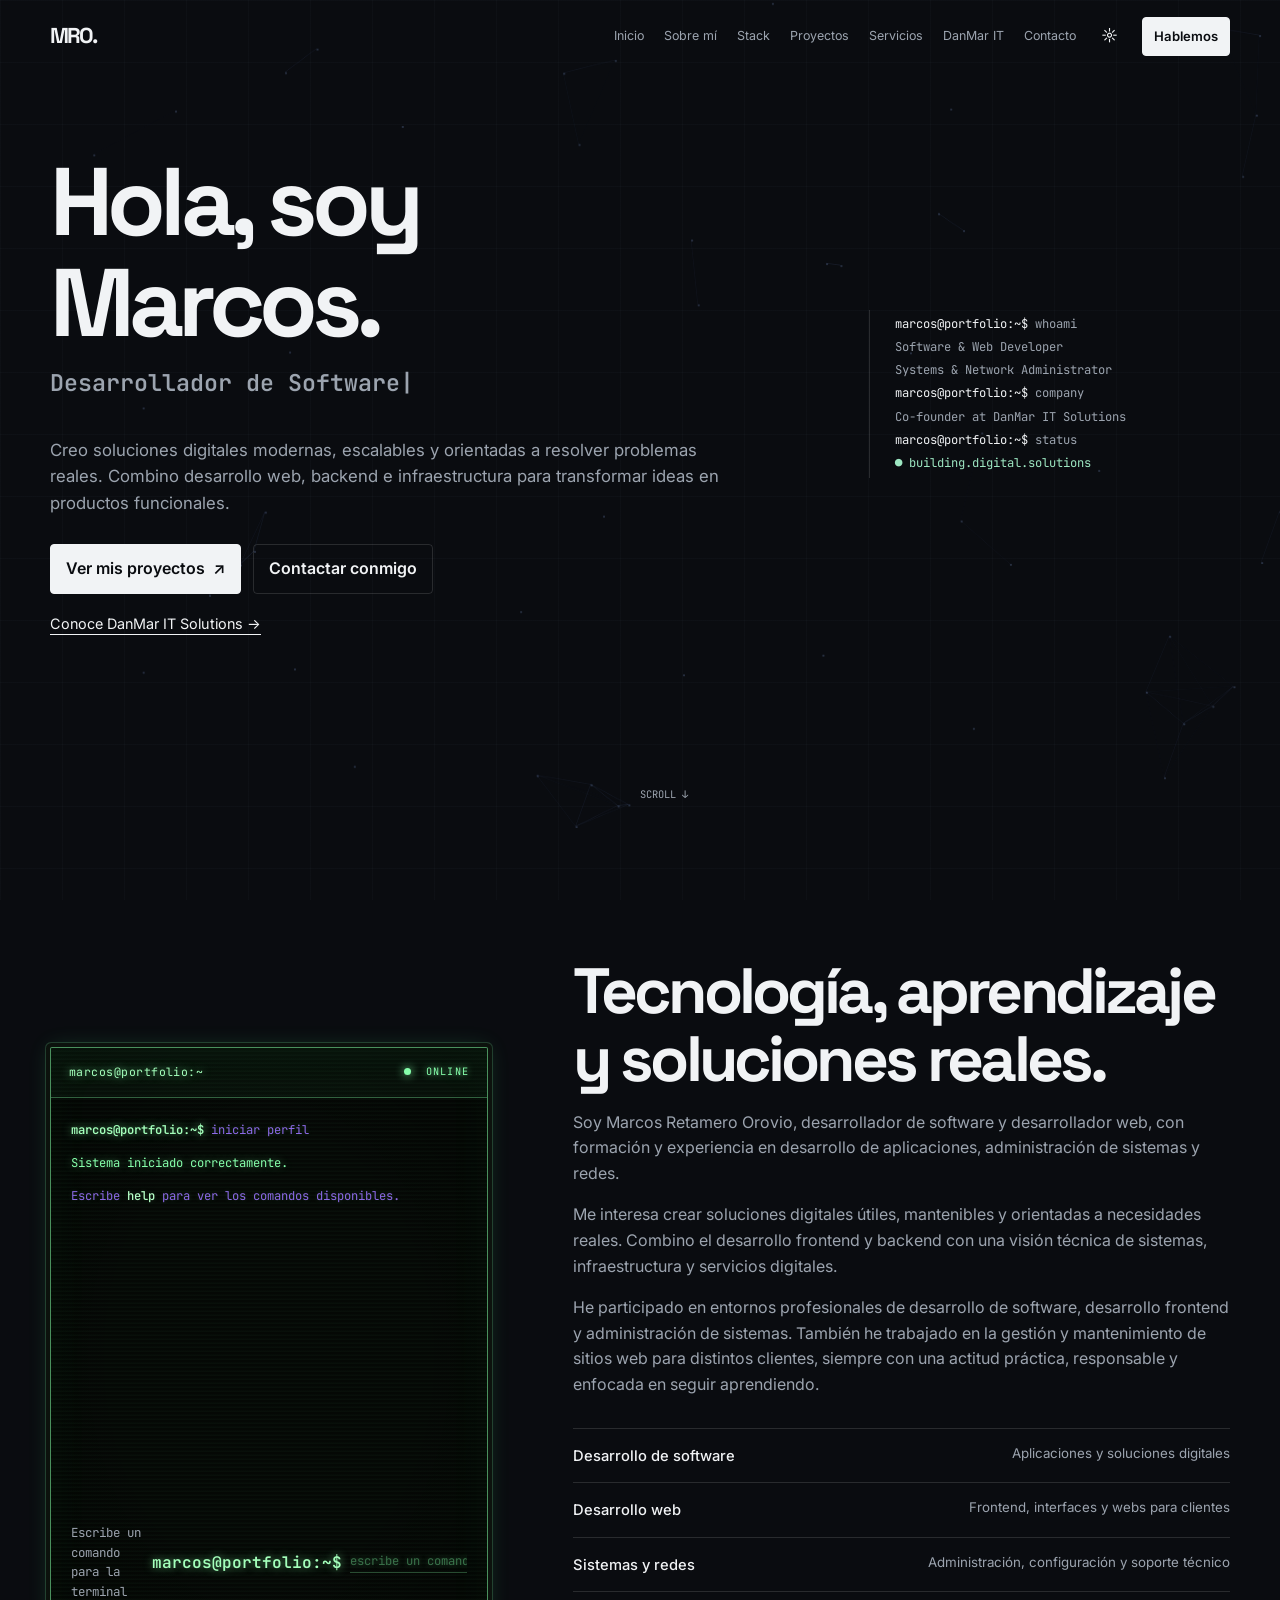
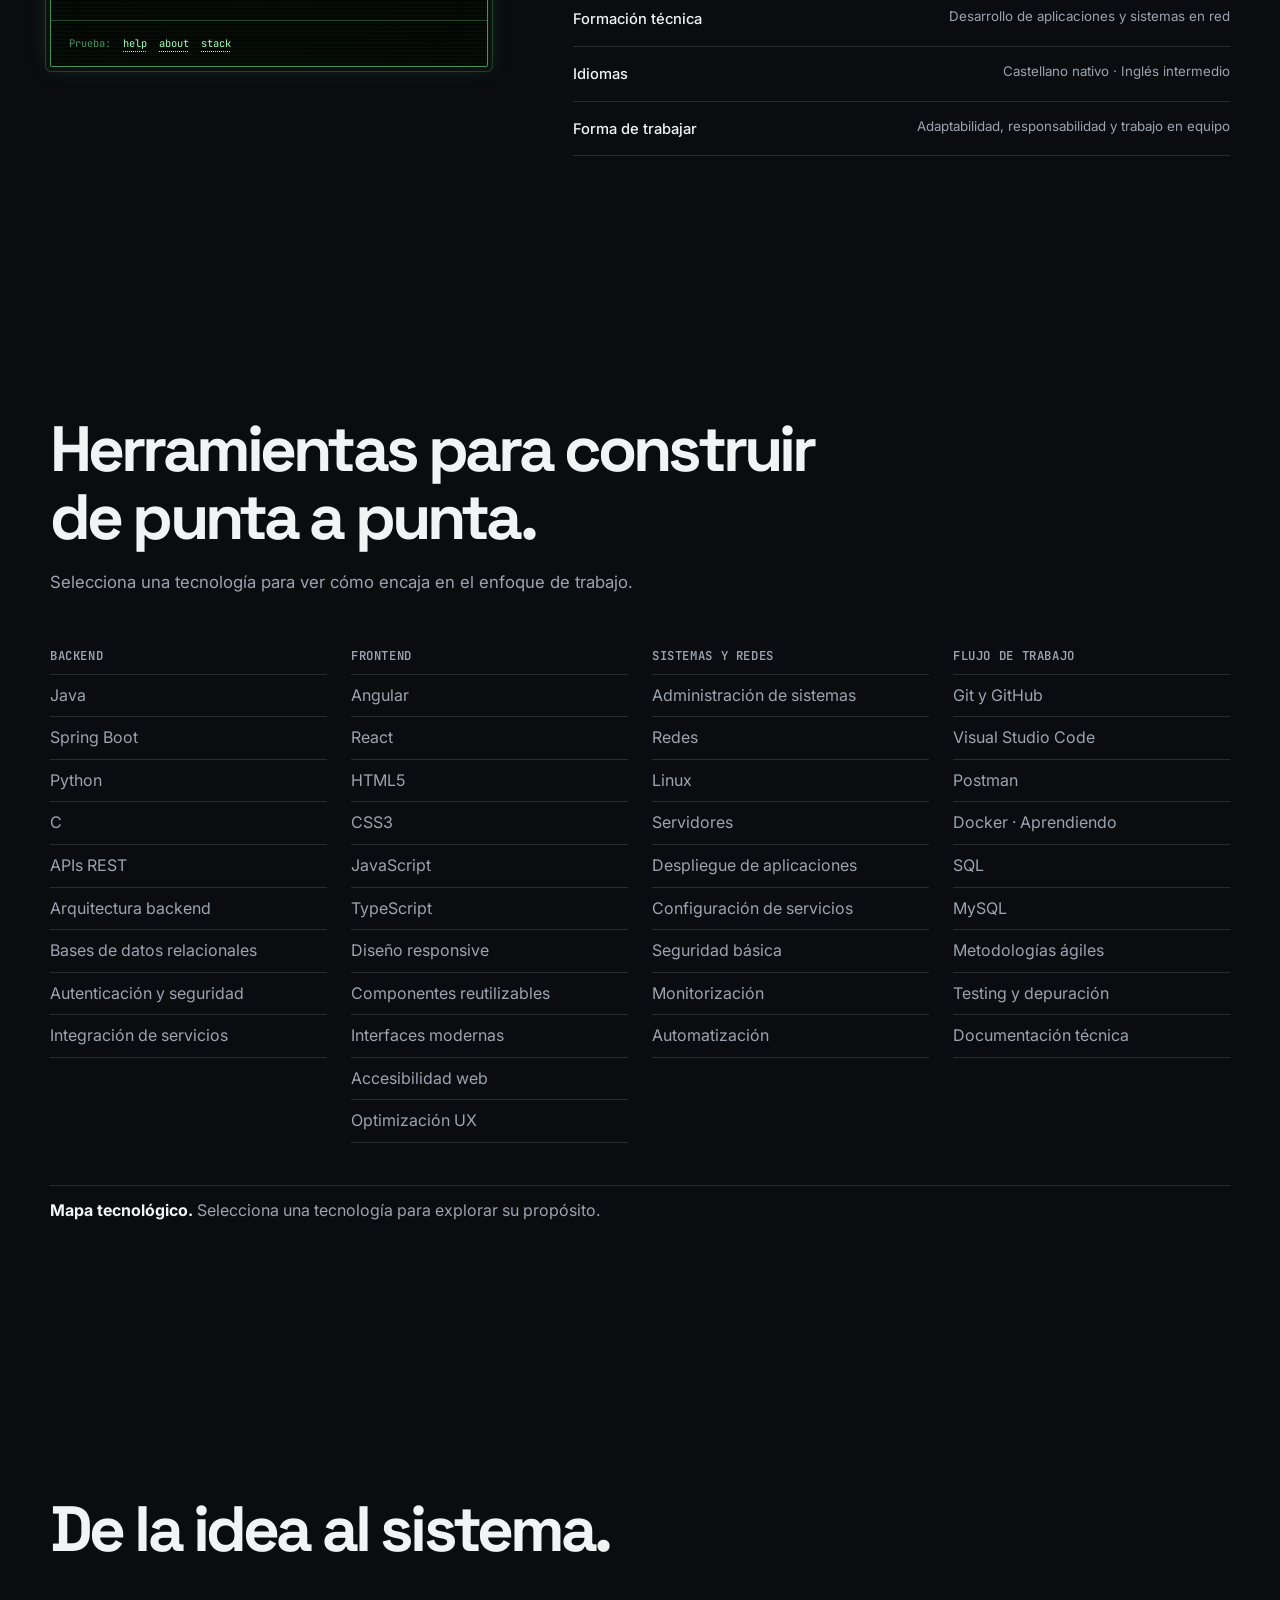
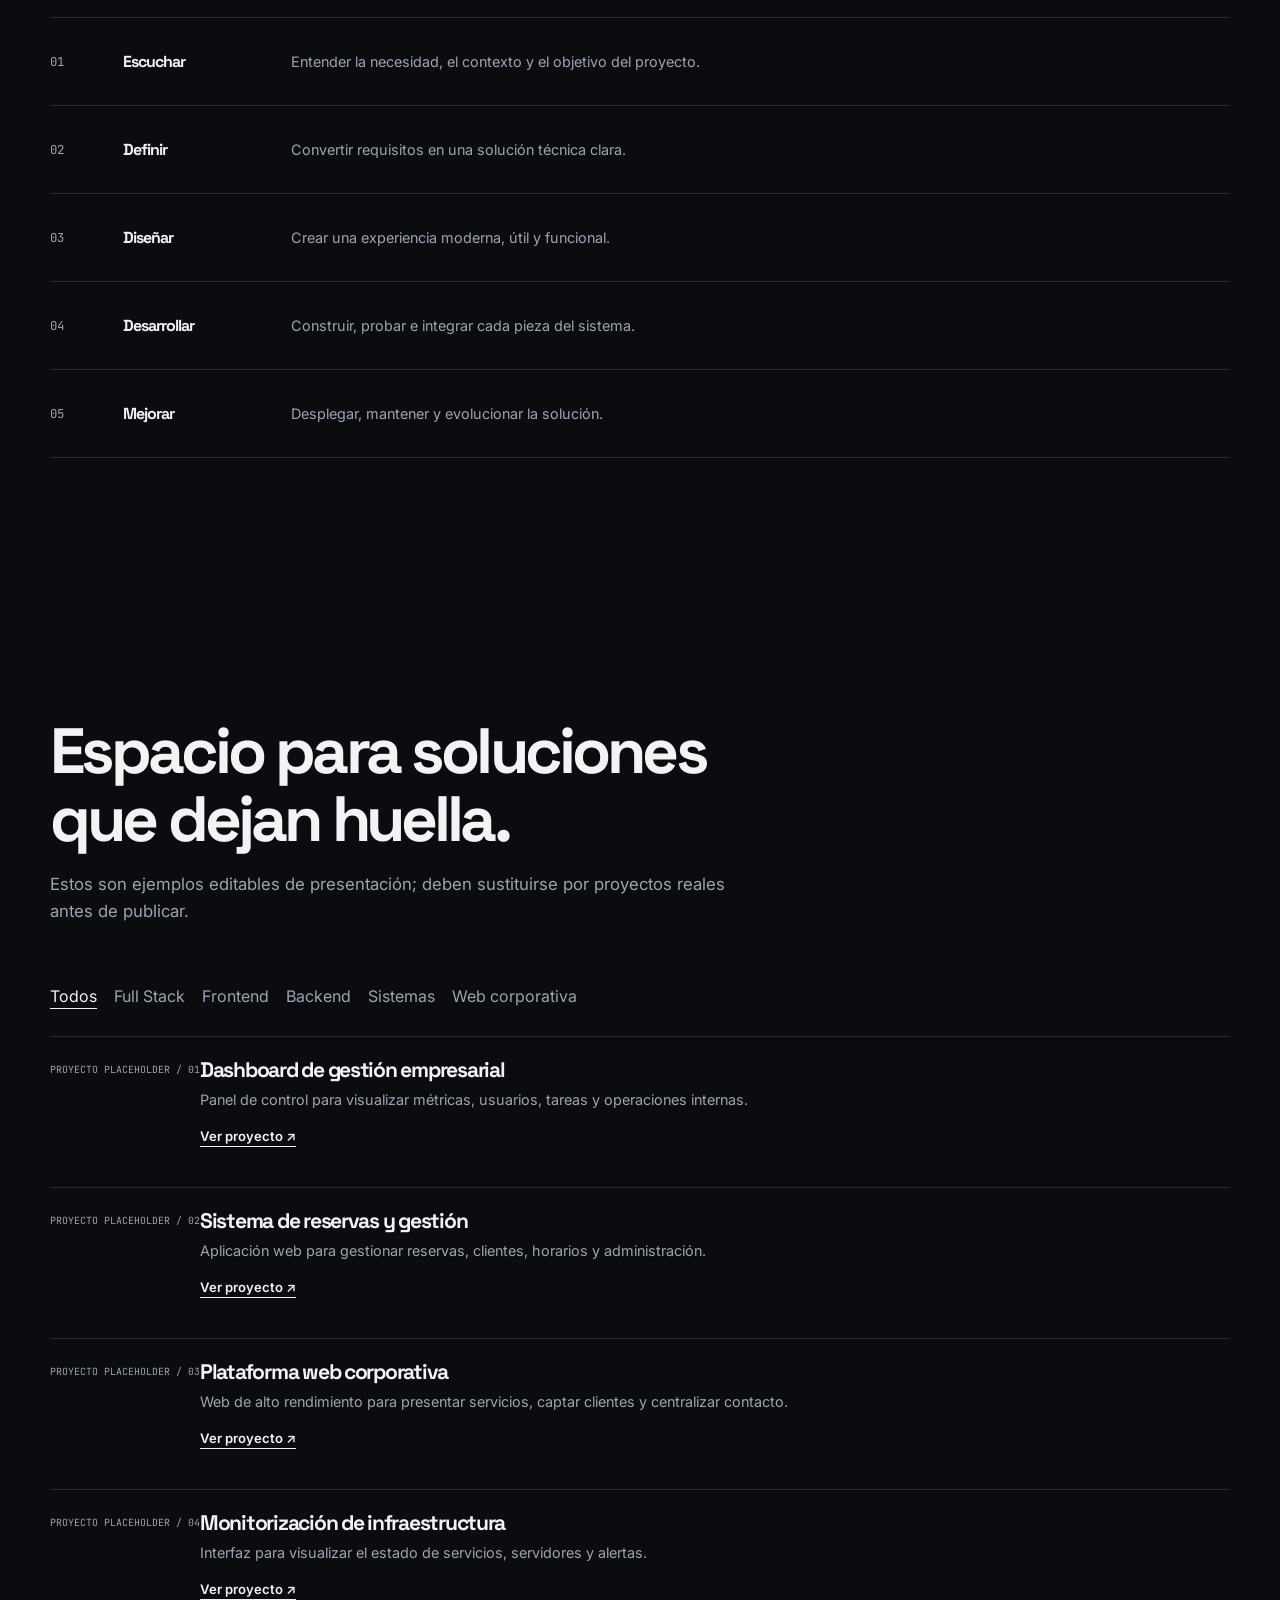
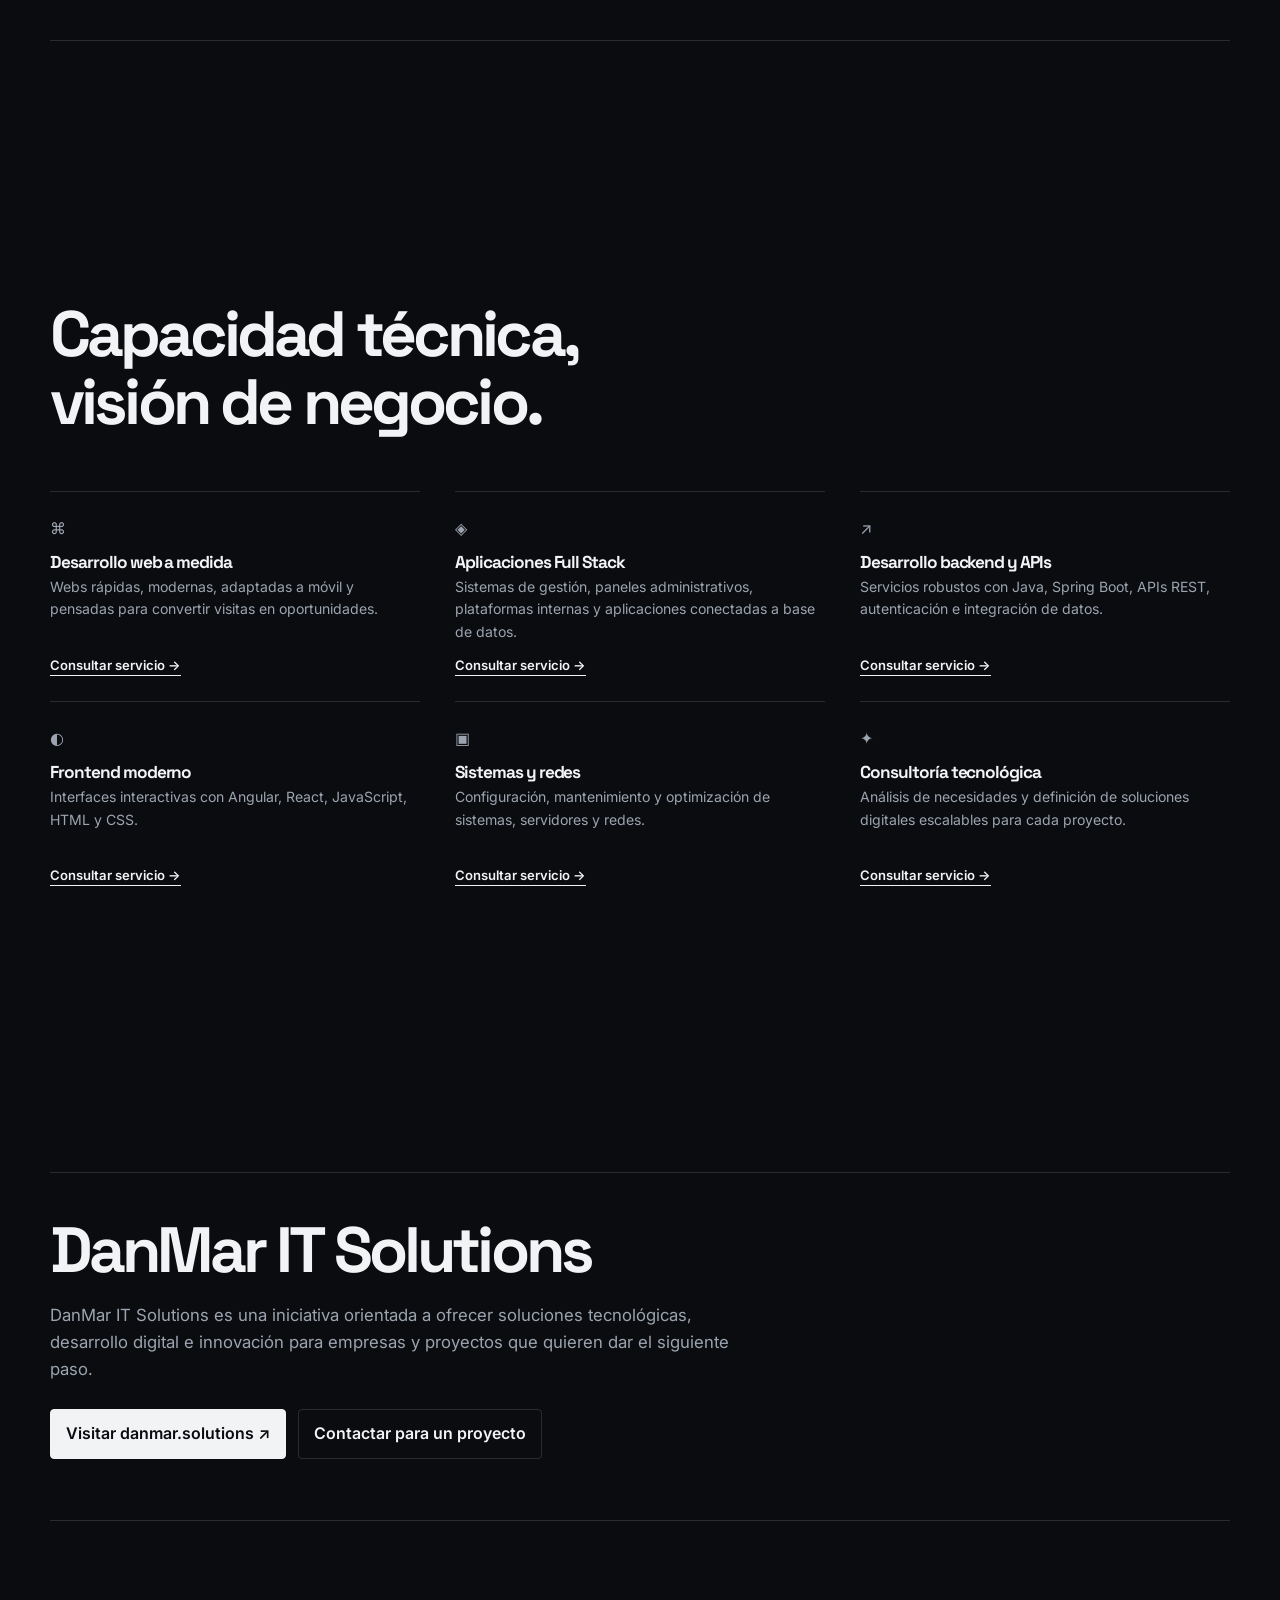
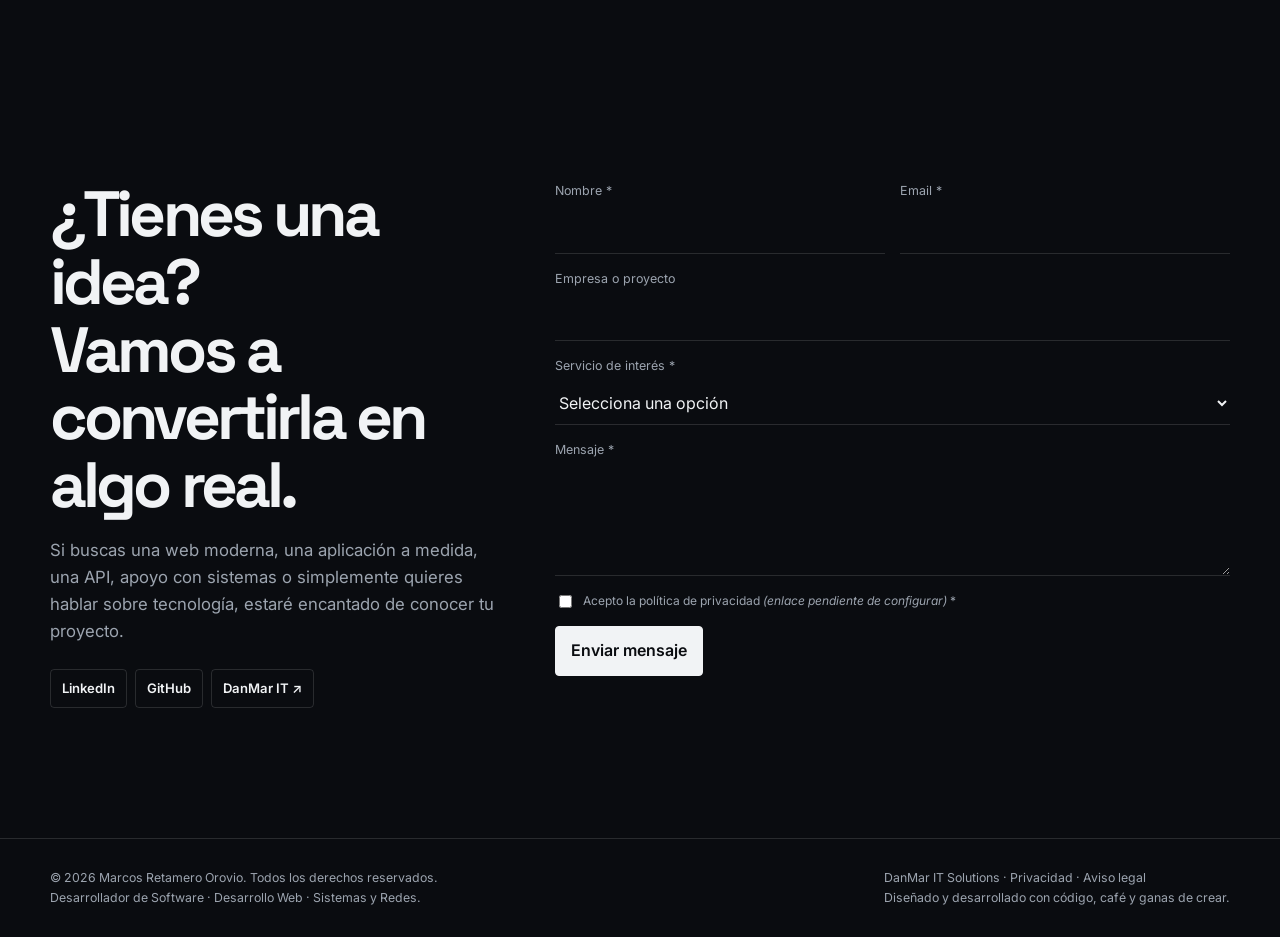
<file: index.html>
<!doctype html>
<html lang="es" data-theme="dark">
<head>
  <meta charset="utf-8">
  <meta name="viewport" content="width=device-width,initial-scale=1">
  <meta name="description" content="Portfolio de Marcos Retamero Orovio, desarrollador de software y web, administrador de sistemas y redes, y socio fundador de DanMar IT Solutions.">
  <meta name="theme-color" content="#0a0c10">
  <meta property="og:title" content="Marcos Retamero Orovio | Desarrollador de Software, Web y Sistemas">
  <meta property="og:description" content="Soluciones digitales modernas, escalables y orientadas a resolver problemas reales.">
  <meta property="og:type" content="website">
  <title>Marcos Retamero Orovio | Desarrollador de Software, Web y Sistemas</title>
  <link rel="icon" href="data:image/svg+xml,%3Csvg xmlns='http://www.w3.org/2000/svg' viewBox='0 0 64 64'%3E%3Crect width='64' height='64' rx='10' fill='%230a0c10'/%3E%3Ctext x='7' y='42' font-family='Arial' font-size='25' font-weight='700' fill='%239cbcff'%3EMRO%3C/text%3E%3C/svg%3E">
  <link rel="preconnect" href="https://fonts.googleapis.com">
  <link rel="preconnect" href="https://fonts.gstatic.com" crossorigin>
  <link href="https://fonts.googleapis.com/css2?family=Inter:wght@400;500;600;700;800&family=JetBrains+Mono:wght@400;600&family=Space+Grotesk:wght@500;600;700&display=swap" rel="stylesheet">
  
  <link rel="stylesheet" href="css/indexcss.css">
  
  <script type="application/ld+json">
  {"@context":"https://schema.org","@type":"Person","name":"Marcos Retamero Orovio","jobTitle":"Desarrollador de Software, Desarrollo Web y Administrador de Sistemas y Redes","url":"[URL_PORTFOLIO]","sameAs":["[ENLACE_LINKEDIN]","[ENLACE_GITHUB]"],"email":"[EMAIL_CONTACTO]","worksFor":{"@type":"Organization","name":"DanMar IT Solutions","url":"https://danmar.solutions"}}
  </script>
</head>
<body>
  <a class="skip" href="#contenido">Saltar al contenido</a>
  <div class="progress" aria-hidden="true"></div>

  <header id="header">
    <nav class="nav wrap" aria-label="Navegación principal">
      <a href="#inicio" class="logo" aria-label="Inicio, Marcos Retamero Orovio">MRO<span>.</span></a>
      <div class="links" id="desktopLinks">
        <a href="#inicio">Inicio</a><a href="#sobre-mi">Sobre mí</a><a href="#stack">Stack</a>
        <a href="#proyectos">Proyectos</a><a href="#servicios">Servicios</a><a href="#danmar">DanMar IT</a><a href="#contacto">Contacto</a>
      </div>
      <button class="theme" id="theme" type="button" aria-label="Cambiar entre modo claro y oscuro">☼</button>
      <a class="btn primary small" href="#contacto">Hablemos</a>
      <button class="menu" id="menu" type="button" aria-label="Abrir menú" aria-expanded="false" aria-controls="mobile">☰</button>
    </nav>
    <div class="mobile wrap" id="mobile">
      <a href="#inicio">Inicio</a><a href="#sobre-mi">Sobre mí</a><a href="#stack">Stack</a>
      <a href="#proyectos">Proyectos</a><a href="#servicios">Servicios</a><a href="#danmar">DanMar IT</a><a href="#contacto">Contacto</a>
    </div>
  </header>

  <main id="contenido">
    <section class="section" id="inicio">
      <canvas id="network" aria-hidden="true"></canvas>
      <div class="wrap hero-grid">
        <div class="hero-copy">
          <span class="badge"><span class="dot"></span>Disponible para nuevos proyectos</span>
          <h1>Hola, soy<br>Marcos.</h1>
          <div class="typing" id="typing" aria-label="Desarrollador de Software"></div>
          <p class="lead">Creo soluciones digitales modernas, escalables y orientadas a resolver problemas reales. Combino desarrollo web, backend e infraestructura para transformar ideas en productos funcionales.</p>
          <div class="hero-actions"><a class="btn primary" href="#proyectos">Ver mis proyectos <span>↗</span></a><a class="btn" href="#contacto">Contactar conmigo</a></div>
          <a class="danmar-link" target="_blank" rel="noopener" href="https://danmar.solutions">Conoce DanMar IT Solutions →</a>
        </div>
        <aside class="terminal" aria-label="Perfil técnico en terminal">
          <div class="term-inner">
            <div class="term-top"><i></i><i></i><i></i></div>
            <div><span class="cmd">marcos@portfolio:~$</span> whoami</div>
            <div class="answer"><strong>Software &amp; Web Developer</strong></div>
            <div class="answer"><strong>Systems &amp; Network Administrator</strong></div>
            <div><span class="cmd">marcos@portfolio:~$</span> company</div>
            <div class="answer">Co-founder at <strong>DanMar IT Solutions</strong></div>
            <div><span class="cmd">marcos@portfolio:~$</span> status</div>
            <div class="answer status-terminal">● building.digital.solutions</div>
          </div>
        </aside>
      </div>
      <span class="scroll">SCROLL ↓</span>
    </section>


    
   <section class="section reveal" id="sobre-mi">
  <div class="wrap about">

    <div
  class="interactive-terminal"
  aria-label="Terminal interactiva sobre Marcos Retamero Orovio"
>
  <div class="terminal-header">
    <span class="terminal-title">
      marcos@portfolio:~
    </span>

    <span class="terminal-status">
      ONLINE
    </span>
  </div>

  <div
    class="terminal-output"
    id="terminalOutput"
    aria-live="polite"
  >
    <p>
      <span class="terminal-prompt">marcos@portfolio:~$</span>
      iniciar perfil
    </p>

    <p class="terminal-success">
      Sistema iniciado correctamente.
    </p>

    <p>
      Escribe <strong>help</strong> para ver los comandos disponibles.
    </p>
  </div>

  <form class="terminal-command-form" id="terminalForm">
    <label class="sr-only" for="terminalInput">
      Escribe un comando para la terminal
    </label>

    <span class="terminal-prompt">
      marcos@portfolio:~$
    </span>

    <input
      id="terminalInput"
      class="terminal-input"
      type="text"
      autocomplete="off"
      spellcheck="false"
      placeholder="escribe un comando..."
    >
  </form>

  <div class="terminal-hint">
    Prueba:
    <button type="button" class="terminal-example" data-command="help">
      help
    </button>

    <button type="button" class="terminal-example" data-command="about">
      about
    </button>

    <button type="button" class="terminal-example" data-command="stack">
      stack
    </button>
  </div>
</div>

    <div>
      <span class="eyebrow">01 / SOBRE MÍ</span>

      <h2>Tecnología, aprendizaje y soluciones reales.</h2>

      <p>
        Soy Marcos Retamero Orovio, desarrollador de software y desarrollador
        web, con formación y experiencia en desarrollo de aplicaciones,
        administración de sistemas y redes.
      </p>

      <p>
        Me interesa crear soluciones digitales útiles, mantenibles y orientadas
        a necesidades reales. Combino el desarrollo frontend y backend con una
        visión técnica de sistemas, infraestructura y servicios digitales.
      </p>

      <p>
        He participado en entornos profesionales de desarrollo de software,
        desarrollo frontend y administración de sistemas. También he trabajado
        en la gestión y mantenimiento de sitios web para distintos clientes,
        siempre con una actitud práctica, responsable y enfocada en seguir
        aprendiendo.
      </p>

      <div class="stats">
        <div class="stat glass">
          <b>Desarrollo de software</b>
          <small>Aplicaciones y soluciones digitales</small>
        </div>

        <div class="stat glass">
          <b>Desarrollo web</b>
          <small>Frontend, interfaces y webs para clientes</small>
        </div>

        <div class="stat glass">
          <b>Sistemas y redes</b>
          <small>Administración, configuración y soporte técnico</small>
        </div>

        <div class="stat glass">
          <b>Formación técnica</b>
          <small>Desarrollo de aplicaciones y sistemas en red</small>
        </div>

        <div class="stat glass">
          <b>Idiomas</b>
          <small>Castellano nativo · Inglés intermedio</small>
        </div>

        <div class="stat glass">
          <b>Forma de trabajar</b>
          <small>Adaptabilidad, responsabilidad y trabajo en equipo</small>
        </div>
      </div>
    </div>

  </div>
</section>

    <section class="section reveal" id="stack">
      <div class="wrap">
        <div class="section-head"><span class="eyebrow">02 / STACK TECNOLÓGICO</span><h2>Herramientas para construir<br>de punta a punta.</h2><p class="lead">Selecciona una tecnología para ver cómo encaja en el enfoque de trabajo.</p></div>
        <div class="stack-grid" id="stackGrid"></div>
        <div class="tech-info glass" id="techInfo" aria-live="polite"><strong>Mapa tecnológico.</strong> Selecciona una tecnología para explorar su propósito.</div>
      </div>
    </section>

    <section class="section reveal" id="proceso">
      <div class="wrap"><div class="section-head"><span class="eyebrow">03 / CÓMO TRABAJO</span><h2>De la idea al sistema.</h2></div><div class="process" id="process"></div></div>
    </section>

    <section class="section reveal" id="proyectos">
      <div class="wrap">
        <div class="section-head"><span class="eyebrow">04 / PROYECTOS DESTACADOS</span><h2>Espacio para soluciones<br>que dejan huella.</h2><p class="lead">Estos son ejemplos editables de presentación; deben sustituirse por proyectos reales antes de publicar.</p></div>
        <div class="filters" id="filters" aria-label="Filtrar proyectos"></div>
        <div class="projects" id="projects"></div>
      </div>
    </section>

    <section class="section reveal" id="servicios">
      <div class="wrap"><div class="section-head"><span class="eyebrow">05 / SERVICIOS</span><h2>Capacidad técnica,<br>visión de negocio.</h2></div><div class="services" id="servicesGrid"></div></div>
    </section>

    <section class="section reveal" id="danmar">
      <div class="wrap"><article class="danmar glass"><span class="badge">Proyecto empresarial</span><h2>DanMar IT Solutions</h2><span class="eyebrow">Co-founder / Socio fundador</span><p class="lead">DanMar IT Solutions es una iniciativa orientada a ofrecer soluciones tecnológicas, desarrollo digital e innovación para empresas y proyectos que quieren dar el siguiente paso.</p><div class="hero-actions"><a href="https://danmar.solutions" target="_blank" rel="noopener" class="btn primary">Visitar danmar.solutions ↗</a><a class="btn" href="#contacto">Contactar para un proyecto</a></div></article></div>
    </section>

    <section class="section reveal" id="contacto">
      <div class="wrap contact">
        <div><span class="eyebrow">06 / CONTACTO</span><h2>¿Tienes una idea?<br>Vamos a convertirla en algo real.</h2><p class="lead">Si buscas una web moderna, una aplicación a medida, una API, apoyo con sistemas o simplemente quieres hablar sobre tecnología, estaré encantado de conocer tu proyecto.</p><div class="socials"><a class="btn small" href="https://www.linkedin.com/in/marcos-retamero-orovio-228b013aa/">LinkedIn</a><a class="btn small" href="https://github.com/markitossevillano2002-tech">GitHub</a><a class="btn small" target="_blank" rel="noopener" href="https://danmar.solutions">DanMar IT ↗</a></div></div>
        <!-- Conecta este formulario a tu endpoint real; la lógica actual es una simulación visual. -->
   <form
  class="form glass"
  id="contactForm"
  action="https://api.web3forms.com/submit"
  method="POST"
  novalidate
>
  <!-- Web3Forms -->
  <input
    type="hidden"
    name="access_key"
    value="e0803802-7f77-448d-a31b-0250d6dc4650"
  >

  <input
    type="hidden"
    name="subject"
    value="Nuevo mensaje desde el portfolio de Marcos Retamero"
  >

  <input
    type="hidden"
    name="from_name"
    value="Portfolio Marcos Retamero Orovio"
  >

  <input
    type="checkbox"
    name="botcheck"
    class="hidden-botcheck"
    tabindex="-1"
    autocomplete="off"
  >

  <div class="fields">
            <div class="field"><label for="name">Nombre *</label><input id="name" name="name" required autocomplete="name"></div>
            <div class="field"><label for="email">Email *</label><input id="email" name="email" type="email" required autocomplete="email"></div>
            <div class="field full"><label for="company">Empresa o proyecto</label><input id="company" name="company"></div>
            <div class="field full"><label for="service">Servicio de interés *</label><select id="service" name="service" required><option value="">Selecciona una opción</option><option>Desarrollo web a medida</option><option>Aplicación Full Stack</option><option>Backend y APIs</option><option>Frontend moderno</option><option>Sistemas y redes</option><option>Consultoría tecnológica</option></select></div>
            <div class="field full"><label for="message">Mensaje *</label><textarea id="message" name="message" required></textarea></div>
          </div>
          <label class="check"><input type="checkbox" required><span>Acepto la política de privacidad <em>(enlace pendiente de configurar)</em> *</span></label>
          <button class="btn primary" id="submit" type="submit">Enviar mensaje</button><div class="status" id="formStatus" role="status"></div>
        </form>
      </div>
    </section>
  </main>

  <footer class="footer"><div class="wrap foot"><div>© 2026 Marcos Retamero Orovio. Todos los derechos reservados.<br>Desarrollador de Software · Desarrollo Web · Sistemas y Redes.</div><div><a target="_blank" rel="noopener" href="https://danmar.solutions">DanMar IT Solutions</a> · <a href="./politica-privacidad.html">Privacidad</a> · <a href="./aviso-legal.html">Aviso legal</a><br>Diseñado y desarrollado con código, café y ganas de crear.</div></div></footer>
  <button class="top" id="top" type="button" aria-label="Volver arriba">↑</button>

  <div class="modal" id="modal" role="dialog" aria-modal="true" aria-labelledby="modalTitle">
    <article class="modal-box glass"><button class="theme close" id="close" type="button" aria-label="Cerrar detalle">×</button><span class="category" id="modalCat"></span><h2 id="modalTitle"></h2><p id="modalText"></p><div class="tags" id="modalTags"></div><p><small>Contenido de ejemplo editable. Añade aquí el caso de estudio, enlaces reales, capturas y resultados verificables.</small></p></article>
  </div>

  <script src="js/indexjs.js" defer></script>
</body>
</html>
</file>
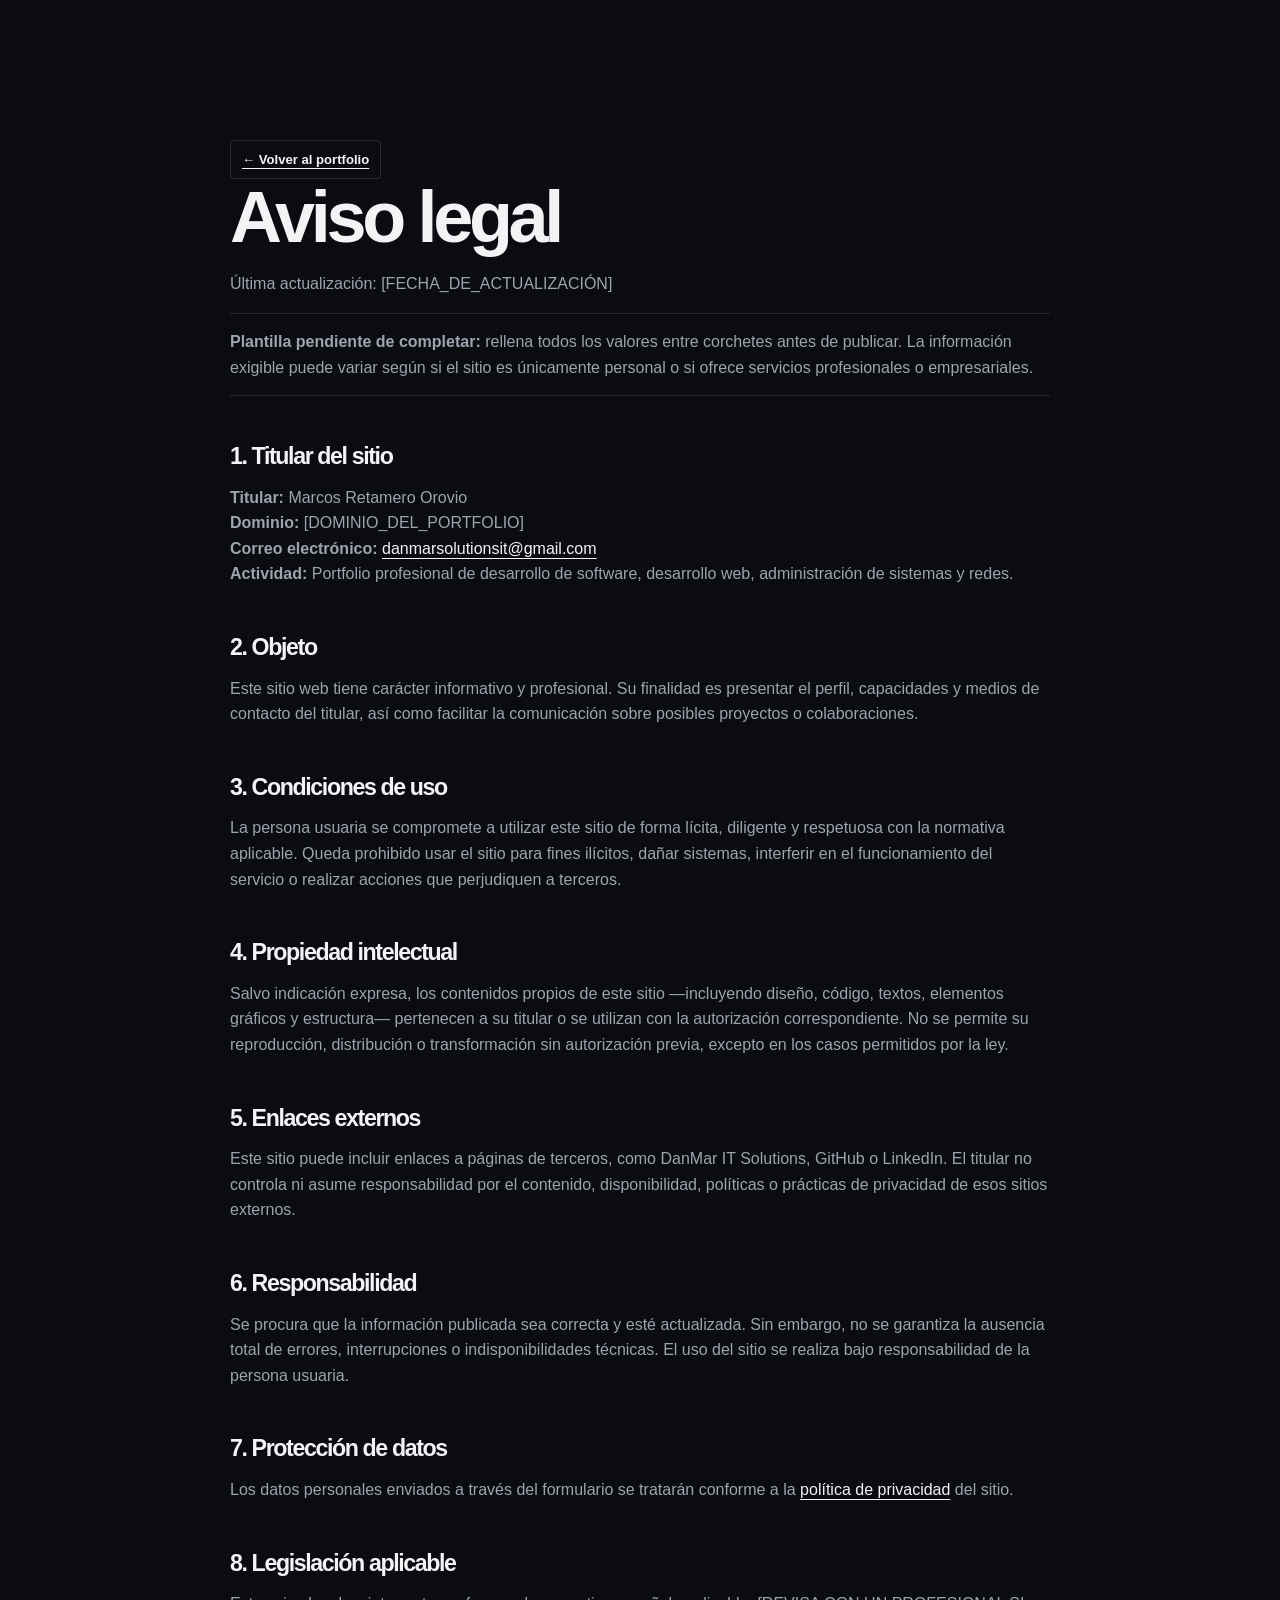
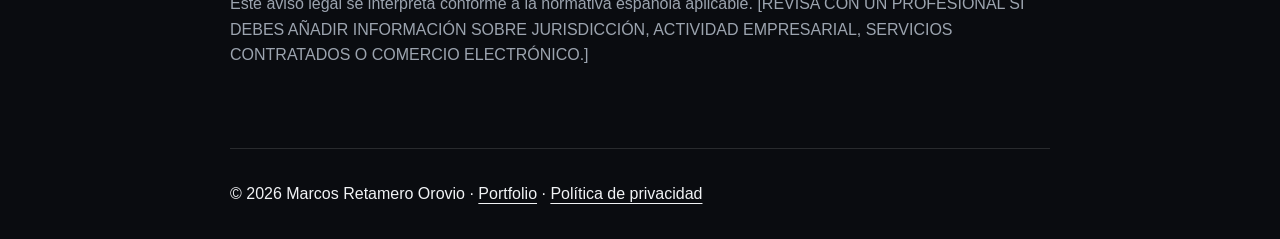
<file: aviso-legal.html>
<!doctype html>
<html lang="es">
<head>
  <meta charset="utf-8"><meta name="viewport" content="width=device-width,initial-scale=1">
  <meta name="description" content="Aviso legal del portfolio de Marcos Retamero Orovio.">
  <title>Aviso legal | Marcos Retamero Orovio</title>
  <link rel="stylesheet" href="./css/indexcss.css">
  <style>.legal{max-width:820px;padding-top:140px}.legal h1{font-size:clamp(2.4rem,6vw,4.5rem)}.legal h2{font-size:1.45rem;margin-top:3rem}.legal p,.legal li{color:var(--text-muted)}.legal ul{padding-left:1.2rem}.legal a{text-decoration:underline;text-underline-offset:4px;color:var(--text)}.legal-note{padding:15px 0;border-top:1px solid var(--line);border-bottom:1px solid var(--line)}.legal-footer{margin-top:5rem;padding:2rem 0;border-top:1px solid var(--line)}</style>
</head>
<body>
  <main class="wrap legal">
    <a class="btn small" href="./index.html">← Volver al portfolio</a>
    <h1>Aviso legal</h1>
    <p>Última actualización: [FECHA_DE_ACTUALIZACIÓN]</p>
    <p class="legal-note"><strong>Plantilla pendiente de completar:</strong> rellena todos los valores entre corchetes antes de publicar. La información exigible puede variar según si el sitio es únicamente personal o si ofrece servicios profesionales o empresariales.</p>

    <h2>1. Titular del sitio</h2>
    <p><strong>Titular:</strong> Marcos Retamero Orovio<br><strong>Dominio:</strong> [DOMINIO_DEL_PORTFOLIO]<br><strong>Correo electrónico:</strong> <a href="mailto:[EMAIL_CONTACTO]">danmarsolutionsit@gmail.com</a><br><strong>Actividad:</strong> Portfolio profesional de desarrollo de software, desarrollo web, administración de sistemas y redes.</p>
    <p></p>

    <h2>2. Objeto</h2>
    <p>Este sitio web tiene carácter informativo y profesional. Su finalidad es presentar el perfil, capacidades y medios de contacto del titular, así como facilitar la comunicación sobre posibles proyectos o colaboraciones.</p>

    <h2>3. Condiciones de uso</h2>
    <p>La persona usuaria se compromete a utilizar este sitio de forma lícita, diligente y respetuosa con la normativa aplicable. Queda prohibido usar el sitio para fines ilícitos, dañar sistemas, interferir en el funcionamiento del servicio o realizar acciones que perjudiquen a terceros.</p>

    <h2>4. Propiedad intelectual</h2>
    <p>Salvo indicación expresa, los contenidos propios de este sitio —incluyendo diseño, código, textos, elementos gráficos y estructura— pertenecen a su titular o se utilizan con la autorización correspondiente. No se permite su reproducción, distribución o transformación sin autorización previa, excepto en los casos permitidos por la ley.</p>

    <h2>5. Enlaces externos</h2>
    <p>Este sitio puede incluir enlaces a páginas de terceros, como DanMar IT Solutions, GitHub o LinkedIn. El titular no controla ni asume responsabilidad por el contenido, disponibilidad, políticas o prácticas de privacidad de esos sitios externos.</p>

    <h2>6. Responsabilidad</h2>
    <p>Se procura que la información publicada sea correcta y esté actualizada. Sin embargo, no se garantiza la ausencia total de errores, interrupciones o indisponibilidades técnicas. El uso del sitio se realiza bajo responsabilidad de la persona usuaria.</p>

    <h2>7. Protección de datos</h2>
    <p>Los datos personales enviados a través del formulario se tratarán conforme a la <a href="./politica-privacidad.html">política de privacidad</a> del sitio.</p>

    <h2>8. Legislación aplicable</h2>
    <p>Este aviso legal se interpreta conforme a la normativa española aplicable. [REVISA CON UN PROFESIONAL SI DEBES AÑADIR INFORMACIÓN SOBRE JURISDICCIÓN, ACTIVIDAD EMPRESARIAL, SERVICIOS CONTRATADOS O COMERCIO ELECTRÓNICO.]</p>

    <footer class="legal-footer">© 2026 Marcos Retamero Orovio · <a href="./index.html">Portfolio</a> · <a href="./politica-privacidad.html">Política de privacidad</a></footer>
  </main>
</body>
</html>
</file>
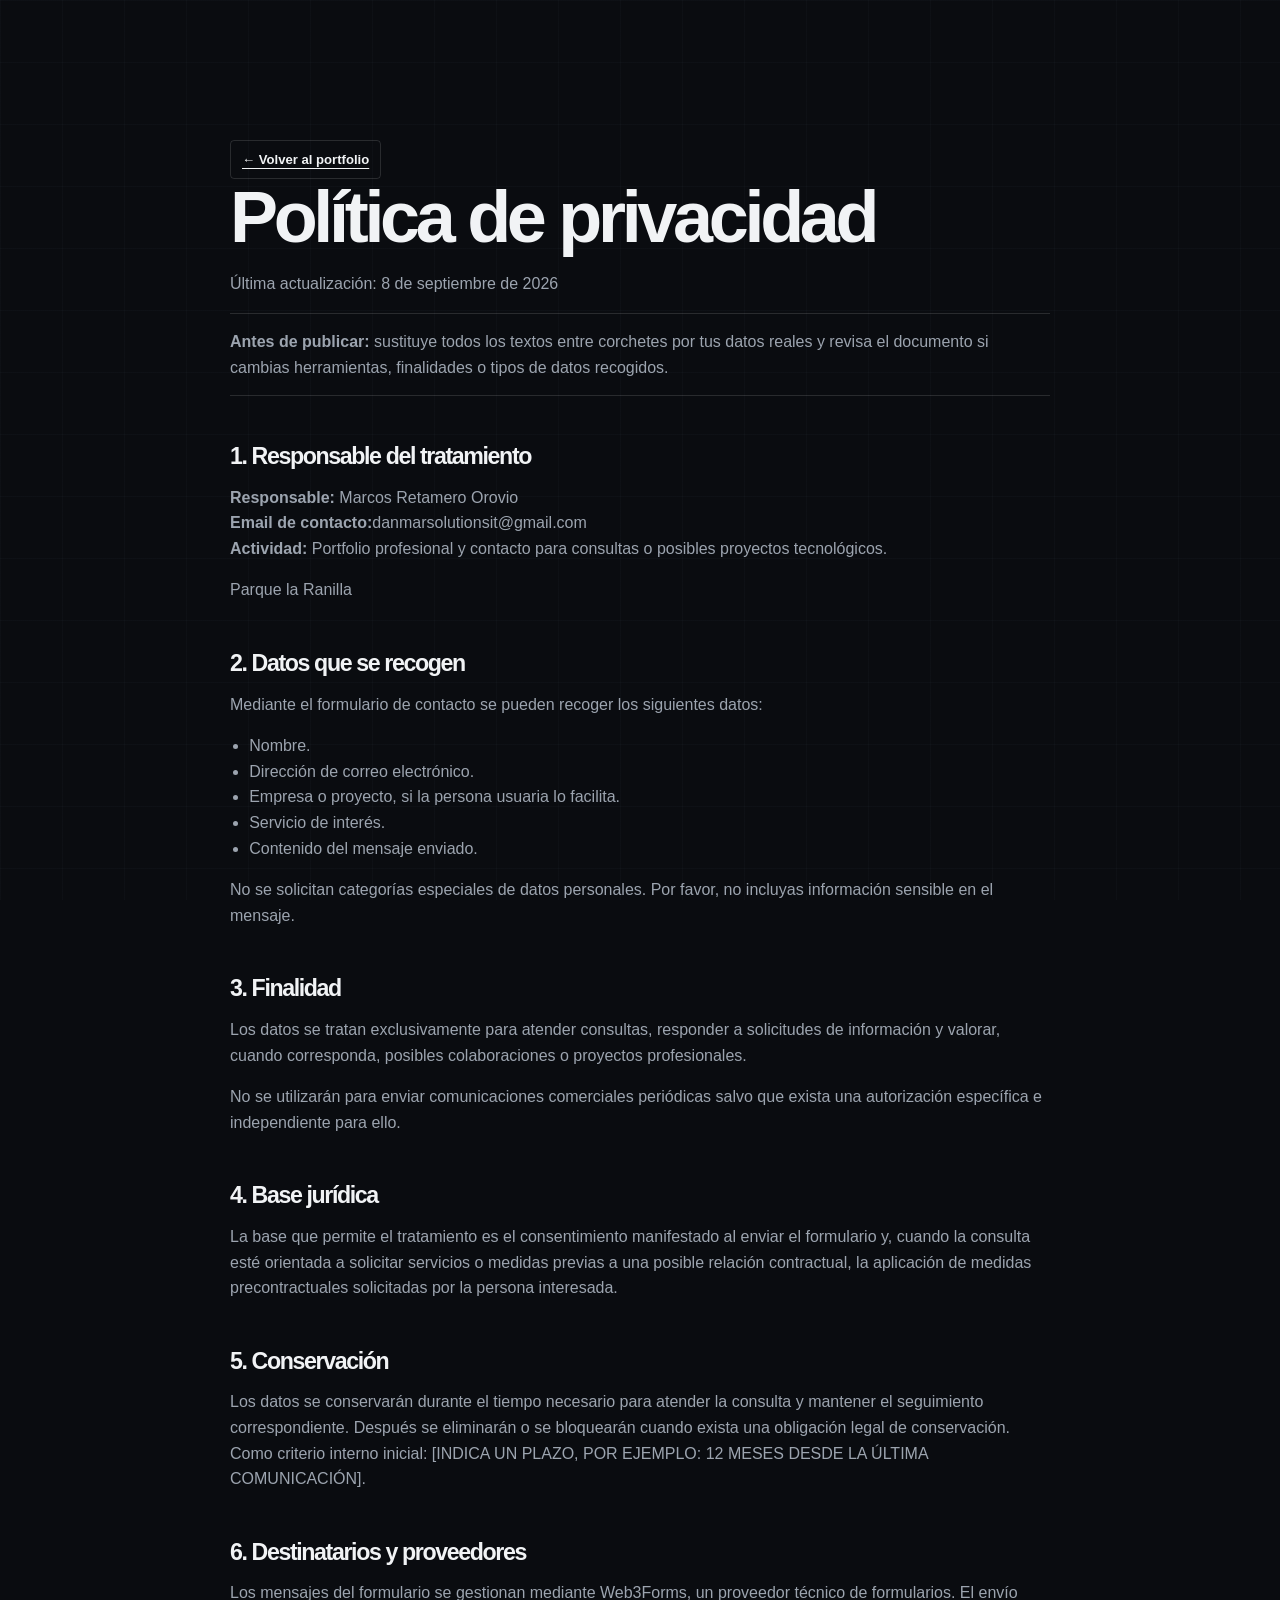
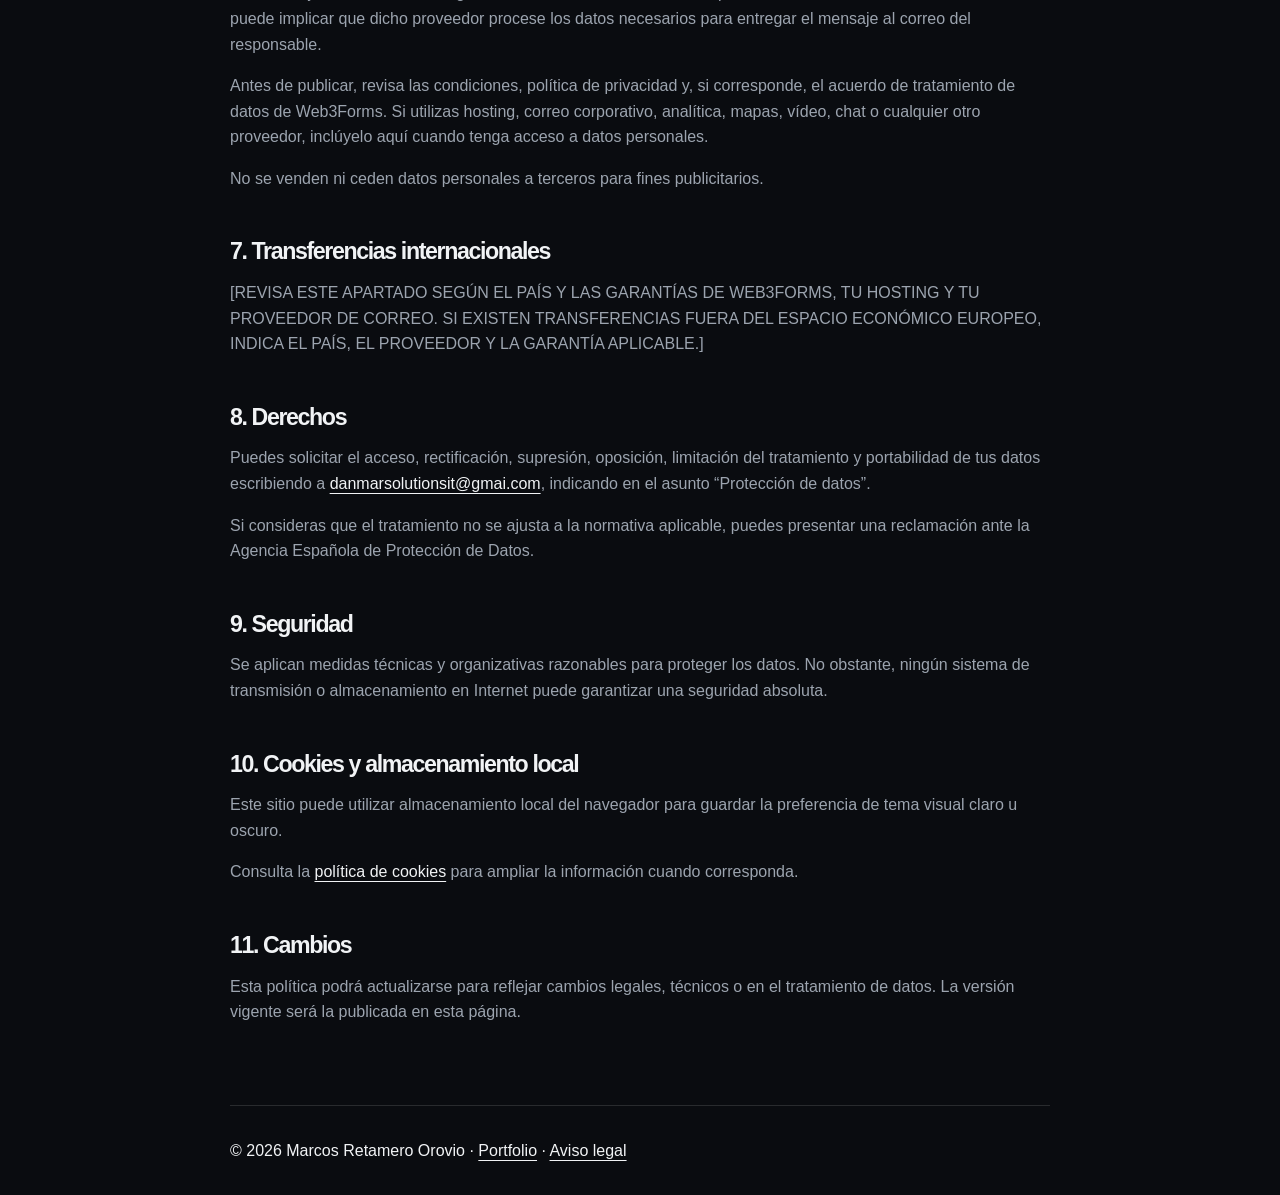
<file: politica-privacidad.html>
<!doctype html>
<html lang="es">
<head>
  <meta charset="utf-8"><meta name="viewport" content="width=device-width,initial-scale=1">
  <meta name="description" content="Política de privacidad del portfolio de Marcos Retamero Orovio.">
  <title>Política de privacidad | Marcos Retamero Orovio</title>
  <link rel="stylesheet" href="./css/indexcss.css">
  <style>.legal{max-width:820px;padding-top:140px}.legal h1{font-size:clamp(2.4rem,6vw,4.5rem)}.legal h2{font-size:1.45rem;margin-top:3rem}.legal p,.legal li{color:var(--text-muted)}.legal ul{padding-left:1.2rem}.legal a{text-decoration:underline;text-underline-offset:4px;color:var(--text)}.legal-note{padding:15px 0;border-top:1px solid var(--line);border-bottom:1px solid var(--line)}.legal-footer{margin-top:5rem;padding:2rem 0;border-top:1px solid var(--line)}</style>
</head>
<body>
  <main class="wrap legal">
    <a class="btn small" href="./index.html">← Volver al portfolio</a>
    <h1>Política de privacidad</h1>
    <p>Última actualización: 8 de septiembre de 2026</p>
    <p class="legal-note"><strong>Antes de publicar:</strong> sustituye todos los textos entre corchetes por tus datos reales y revisa el documento si cambias herramientas, finalidades o tipos de datos recogidos.</p>

    <h2>1. Responsable del tratamiento</h2>
    <p><strong>Responsable:</strong> Marcos Retamero Orovio<br><strong>Email de contacto:</strong>danmarsolutionsit@gmail.com<br><strong>Actividad:</strong> Portfolio profesional y contacto para consultas o posibles proyectos tecnológicos.</p>
    <p>Parque la Ranilla</p>

    <h2>2. Datos que se recogen</h2>
    <p>Mediante el formulario de contacto se pueden recoger los siguientes datos:</p>
    <ul><li>Nombre.</li><li>Dirección de correo electrónico.</li><li>Empresa o proyecto, si la persona usuaria lo facilita.</li><li>Servicio de interés.</li><li>Contenido del mensaje enviado.</li></ul>
    <p>No se solicitan categorías especiales de datos personales. Por favor, no incluyas información sensible en el mensaje.</p>

    <h2>3. Finalidad</h2>
    <p>Los datos se tratan exclusivamente para atender consultas, responder a solicitudes de información y valorar, cuando corresponda, posibles colaboraciones o proyectos profesionales.</p>
    <p>No se utilizarán para enviar comunicaciones comerciales periódicas salvo que exista una autorización específica e independiente para ello.</p>

    <h2>4. Base jurídica</h2>
    <p>La base que permite el tratamiento es el consentimiento manifestado al enviar el formulario y, cuando la consulta esté orientada a solicitar servicios o medidas previas a una posible relación contractual, la aplicación de medidas precontractuales solicitadas por la persona interesada.</p>

    <h2>5. Conservación</h2>
    <p>Los datos se conservarán durante el tiempo necesario para atender la consulta y mantener el seguimiento correspondiente. Después se eliminarán o se bloquearán cuando exista una obligación legal de conservación. Como criterio interno inicial: [INDICA UN PLAZO, POR EJEMPLO: 12 MESES DESDE LA ÚLTIMA COMUNICACIÓN].</p>

    <h2>6. Destinatarios y proveedores</h2>
    <p>Los mensajes del formulario se gestionan mediante Web3Forms, un proveedor técnico de formularios. El envío puede implicar que dicho proveedor procese los datos necesarios para entregar el mensaje al correo del responsable.</p>
    <p>Antes de publicar, revisa las condiciones, política de privacidad y, si corresponde, el acuerdo de tratamiento de datos de Web3Forms. Si utilizas hosting, correo corporativo, analítica, mapas, vídeo, chat o cualquier otro proveedor, inclúyelo aquí cuando tenga acceso a datos personales.</p>
    <p>No se venden ni ceden datos personales a terceros para fines publicitarios.</p>

    <h2>7. Transferencias internacionales</h2>
    <p>[REVISA ESTE APARTADO SEGÚN EL PAÍS Y LAS GARANTÍAS DE WEB3FORMS, TU HOSTING Y TU PROVEEDOR DE CORREO. SI EXISTEN TRANSFERENCIAS FUERA DEL ESPACIO ECONÓMICO EUROPEO, INDICA EL PAÍS, EL PROVEEDOR Y LA GARANTÍA APLICABLE.]</p>

    <h2>8. Derechos</h2>
    <p>Puedes solicitar el acceso, rectificación, supresión, oposición, limitación del tratamiento y portabilidad de tus datos escribiendo a <a href="mailto:[EMAIL_CONTACTO]">danmarsolutionsit@gmai.com</a>, indicando en el asunto “Protección de datos”.</p>
    <p>Si consideras que el tratamiento no se ajusta a la normativa aplicable, puedes presentar una reclamación ante la Agencia Española de Protección de Datos.</p>

    <h2>9. Seguridad</h2>
    <p>Se aplican medidas técnicas y organizativas razonables para proteger los datos. No obstante, ningún sistema de transmisión o almacenamiento en Internet puede garantizar una seguridad absoluta.</p>

    <h2>10. Cookies y almacenamiento local</h2>
    <p>Este sitio puede utilizar almacenamiento local del navegador para guardar la preferencia de tema visual claro u oscuro.</p>
    <p>Consulta la <a href="./politica-cookies.html">política de cookies</a> para ampliar la información cuando corresponda.</p>

    <h2>11. Cambios</h2>
    <p>Esta política podrá actualizarse para reflejar cambios legales, técnicos o en el tratamiento de datos. La versión vigente será la publicada en esta página.</p>
    <footer class="legal-footer">© 2026 Marcos Retamero Orovio · <a href="./index.html">Portfolio</a> · <a href="./aviso-legal.html">Aviso legal</a></footer>
  </main>
</body>
</html>
</file>
<file: css/indexcss.css>
/* ========================================
   PORTFOLIO MARCOS RETAMERO OROVIO
   Diseño minimalista dark tech
======================================== */

:root {
  --bg: #0a0c10;
  --bg-secondary: #10131a;
  --text: #f1f3f5;
  --text-muted: #9ca4af;
  --line: rgba(255, 255, 255, 0.13);
  --accent: #9cbcff;
  --accent-secondary: #b29cff;
  --success: #9de7c2;
}

html[data-theme="light"] {
  --bg: #fafafa;
  --bg-secondary: #f2f3f5;
  --text: #111318;
  --text-muted: #626975;
  --line: rgba(16, 19, 24, 0.14);
  --accent: #365fbe;
  --accent-secondary: #7256bd;
  --success: #287451;
}

/* Reset */

* {
  box-sizing: border-box;
}

html {
  scroll-behavior: smooth;
}

body {
  margin: 0;
  overflow-x: hidden;
  background: var(--bg);
  color: var(--text);
  font-family: "Inter", Arial, sans-serif;
  font-size: 16px;
  line-height: 1.6;
}

/* Cuadrícula tecnológica muy sutil */

body::before {
  content: "";
  position: fixed;
  z-index: -2;
  inset: 0;
  pointer-events: none;
  background:
    linear-gradient(rgba(140, 155, 180, 0.035) 1px, transparent 1px),
    linear-gradient(90deg, rgba(140, 155, 180, 0.035) 1px, transparent 1px);
  background-size: 62px 62px;
}

a {
  color: inherit;
  text-decoration: none;
}

button,
input,
select,
textarea {
  font: inherit;
}

button {
  cursor: pointer;
}

/* Accesibilidad */

.skip {
  position: absolute;
  top: 10px;
  left: -999px;
}

.skip:focus {
  left: 12px;
  z-index: 999;
  padding: 8px 12px;
  background: var(--text);
  color: var(--bg);
}

/* Utilidades */

.wrap {
  width: min(1180px, calc(100% - 48px));
  margin: 0 auto;
}

.section {
  position: relative;
  padding: 130px 0;
}

.progress {
  position: fixed;
  z-index: 200;
  top: 0;
  left: 0;
  width: 0;
  height: 2px;
  background: var(--accent);
}

h1,
h2,
h3 {
  margin: 0;
  color: var(--text);
  font-family: "Space Grotesk", sans-serif;
  line-height: 1.06;
  letter-spacing: -0.06em;
}

h2 {
  font-size: clamp(2.3rem, 5vw, 4.6rem);
}

p {
  color: var(--text-muted);
}

.lead {
  max-width: 700px;
  font-size: 1.05rem;
}

.section-head {
  margin-bottom: 54px;
}

/* Oculta los contenedores de palabras de colores */

.eyebrow,
.badge,
.chip,
.chips,
.tags,
.tech em,
.category {
  display: none !important;
}

.glass {
  border: 0;
  background: none;
  box-shadow: none;
  backdrop-filter: none;
}

/* Botones */

.btn {
  display: inline-flex;
  align-items: center;
  justify-content: center;
  gap: 8px;
  padding: 11px 15px;
  border: 1px solid var(--line);
  border-radius: 4px;
  background: transparent;
  color: var(--text);
  font-weight: 600;
  transition: background 0.2s ease, border-color 0.2s ease;
}

.btn:hover {
  border-color: var(--text);
  background: rgba(255, 255, 255, 0.055);
}

.btn.primary {
  border-color: var(--text);
  background: var(--text);
  color: var(--bg);
}

.btn.primary:hover {
  border-color: var(--accent);
  background: var(--accent);
}

.btn.small {
  padding: 8px 11px;
  font-size: 0.82rem;
}

/* Navbar */

header {
  position: fixed;
  z-index: 100;
  top: 0;
  width: 100%;
  transition: 0.25s ease;
}

header.scrolled {
  border-bottom: 1px solid var(--line);
  background: color-mix(in srgb, var(--bg) 93%, transparent);
  backdrop-filter: blur(12px);
}

.nav {
  display: flex;
  align-items: center;
  gap: 14px;
  height: 72px;
}

.logo {
  margin-right: auto;
  font-family: "Space Grotesk", sans-serif;
  font-size: 1.35rem;
  font-weight: 700;
  letter-spacing: -0.1em;
}

.logo span {
  color: var(--text);
}

.links {
  display: flex;
  gap: 20px;
}

.links a {
  color: var(--text-muted);
  font-size: 0.78rem;
  transition: color 0.2s ease;
}

.links a:hover,
.links a.active {
  color: var(--text);
}

.theme,
.menu {
  display: grid;
  width: 38px;
  height: 38px;
  place-items: center;
  border: 0;
  border-radius: 4px;
  background: transparent;
  color: var(--text);
}

.theme:hover,
.menu:hover {
  border: 1px solid var(--line);
}

.menu,
.mobile {
  display: none;
}

/* Hero */

#inicio {
  display: flex;
  min-height: 92vh;
  align-items: center;
  padding-top: 90px;
}

.hero-grid {
  display: grid;
  grid-template-columns: 1.35fr 0.65fr;
  gap: 70px;
  align-items: center;
}

.hero-copy h1 {
  font-size: clamp(3.5rem, 7.5vw, 7rem);
}

.typing {
  height: 2.4em;
  margin-top: 9px;
  color: var(--text-muted);
  font-family: "JetBrains Mono", monospace;
  font-size: clamp(1rem, 2vw, 1.45rem);
  font-weight: 600;
}

.typing::after {
  content: "|";
  animation: blink 0.8s infinite;
}

.hero-actions {
  display: flex;
  flex-wrap: wrap;
  gap: 12px;
  margin: 27px 0 17px;
}

.danmar-link {
  font-size: 0.9rem;
  text-decoration: underline;
  text-underline-offset: 5px;
}

.terminal {
  border-left: 1px solid var(--line);
}

.term-inner {
  padding: 3px 0 3px 25px;
  color: var(--text-muted);
  font-family: "JetBrains Mono", monospace;
  font-size: 0.76rem;
  line-height: 1.9;
}

.term-top {
  display: none;
}

.cmd {
  color: var(--text);
}

.answer {
  padding-left: 0;
}

.answer strong {
  color: var(--text-muted);
  font-weight: 400;
}

.status-terminal {
  color: var(--success);
}

#network {
  position: absolute;
  z-index: -1;
  inset: 0;
  width: 100%;
  height: 100%;
  opacity: 0.45;
}

.scroll {
  position: absolute;
  bottom: 25px;
  left: 50%;
  color: var(--text-muted);
  font-family: "JetBrains Mono", monospace;
  font-size: 0.65rem;
  animation: bob 1.8s infinite;
}

/* Sobre mí */

.about {
  display: grid;
  grid-template-columns: 0.8fr 1.2fr;
  gap: 85px;
  align-items: center;
}

.portrait {
  display: grid;
  aspect-ratio: 1 / 1.05;
  place-items: end center;
  padding-bottom: 20px;
  border: 1px solid var(--line);
  background: #151a23;
  color: var(--text-muted);
  font-family: "JetBrains Mono", monospace;
  font-size: 0.7rem;
}

.stats {
  margin-top: 30px;
  border-top: 1px solid var(--line);
}

.stat {
  padding: 14px 0;
  border-bottom: 1px solid var(--line);
}

.stat b {
  color: var(--text);
  font-size: 0.92rem;
  font-weight: 500;
}

.stat small {
  float: right;
  color: var(--text-muted);
}

/* Stack */

.stack-grid {
  display: grid;
  grid-template-columns: repeat(4, 1fr);
  gap: 38px 24px;
}

.stack-group h3 {
  margin-bottom: 0;
  padding-bottom: 11px;
  border-bottom: 1px solid var(--line);
  color: var(--text-muted);
  font-family: "JetBrains Mono", monospace;
  font-size: 0.77rem;
  font-weight: 600;
  letter-spacing: 0.05em;
  text-transform: uppercase;
}

.tech {
  display: flex;
  width: 100%;
  padding: 8px 0;
  border: 0;
  border-bottom: 1px solid var(--line);
  background: none;
  color: var(--text-muted);
  text-align: left;
  transition: color 0.2s ease, border-color 0.2s ease;
}

.tech i {
  display: none;
}

.tech:hover {
  border-color: var(--text);
  color: var(--text);
}

.tech-info {
  min-height: 0;
  margin-top: 42px;
  padding: 12px 0;
  border-top: 1px solid var(--line);
  color: var(--text-muted);
}

.tech-info strong {
  color: var(--text);
}

/* Proceso */

.process {
  display: block;
  border-top: 1px solid var(--line);
}

.step {
  display: grid;
  grid-template-columns: 55px 150px 1fr;
  gap: 18px;
  min-height: 88px;
  align-items: center;
  border-bottom: 1px solid var(--line);
}

.num {
  color: var(--text-muted);
  font-family: "JetBrains Mono", monospace;
  font-size: 0.77rem;
}

.step .icon {
  display: none;
}

.step h3 {
  font-size: 1rem;
}

.step p {
  margin: 0;
  font-size: 0.9rem;
}

/* Proyectos */

.filters {
  display: flex;
  flex-wrap: wrap;
  margin-bottom: 22px;
}

.filter {
  margin-right: 17px;
  padding: 5px 0;
  border: 0;
  background: none;
  color: var(--text-muted);
}

.filter.active,
.filter:hover {
  color: var(--text);
  text-decoration: underline;
  text-underline-offset: 6px;
}

.projects {
  display: grid;
  grid-template-columns: repeat(12, 1fr);
  border-top: 1px solid var(--line);
}

.project,
.project:nth-child(3),
.project:nth-child(4) {
  display: grid;
  grid-column: span 12;
  grid-template-columns: 150px 1fr;
  border-bottom: 1px solid var(--line);
  cursor: pointer;
  transition: border-color 0.2s ease;
}

.project:hover {
  border-color: var(--text);
}

.project.hidden {
  display: none;
}

.mock {
  min-height: 150px;
  padding: 18px 0;
}

.mock span {
  color: var(--text-muted);
  font-family: "JetBrains Mono", monospace;
  font-size: 0.62rem;
}

.project-body {
  padding: 22px 0;
}

.project h3 {
  margin: 0 0 6px;
  font-size: 1.32rem;
}

.project p {
  max-width: 700px;
  margin: 0;
  font-size: 0.9rem;
}

.project-actions {
  margin-top: 12px;
}

.project-actions .btn {
  padding: 0;
  border: 0;
  text-decoration: underline;
  text-underline-offset: 5px;
}

.project-actions .btn:last-child {
  display: none;
}

/* Servicios */

.services {
  display: grid;
  grid-template-columns: repeat(3, 1fr);
  gap: 0 35px;
}

.service {
  padding: 24px 0;
  border-top: 1px solid var(--line);
  transition: border-color 0.2s ease;
}

.service:hover {
  border-color: var(--text);
}

.icon {
  color: var(--text-muted);
  font-size: 1rem;
}

.service h3 {
  margin: 11px 0 5px;
  font-size: 1.08rem;
}

.service p {
  min-height: 76px;
  margin: 0;
  font-size: 0.88rem;
}

.service ul {
  display: none;
}

.service .btn {
  padding: 0;
  border: 0;
  text-decoration: underline;
  text-underline-offset: 5px;
}

/* DanMar IT */

.danmar {
  padding: 44px 0;
  border-top: 1px solid var(--line);
  border-bottom: 1px solid var(--line);
}

.danmar h2 {
  margin: 0 0 17px;
}

/* Contacto */

.contact {
  display: grid;
  grid-template-columns: 0.8fr 1.2fr;
  gap: 55px;
  align-items: start;
}

.socials {
  display: flex;
  flex-wrap: wrap;
  gap: 8px;
  margin-top: 25px;
}

.form {
  padding: 0;
}

.fields {
  display: grid;
  grid-template-columns: 1fr 1fr;
  gap: 15px;
}

.field {
  display: grid;
  gap: 6px;
}

.field.full {
  grid-column: 1 / -1;
}

label {
  color: var(--text-muted);
  font-size: 0.78rem;
}

input,
select,
textarea {
  width: 100%;
  padding: 10px 0;
  border: 0;
  border-bottom: 1px solid var(--line);
  border-radius: 0;
  outline: 0;
  background: transparent;
  color: var(--text);
}

input:focus,
select:focus,
textarea:focus {
  border-color: var(--text);
}

textarea {
  min-height: 110px;
  resize: vertical;
}

.check {
  display: flex;
  gap: 8px;
  align-items: start;
  margin: 15px 0;
  color: var(--text-muted);
  font-size: 0.75rem;
}

.check input {
  width: auto;
  margin-top: 4px;
}

.status {
  margin-top: 10px;
  color: var(--success);
  font-size: 0.85rem;
}

.status.error {
  color: #ff8f9f;
}

.hidden-botcheck {
  display: none !important;
}
/* Footer */

.footer {
  padding: 29px 0;
  border-top: 1px solid var(--line);
  color: var(--text-muted);
  font-size: 0.77rem;
}

.foot {
  display: flex;
  flex-wrap: wrap;
  justify-content: space-between;
  gap: 20px;
}

/* Botón volver arriba */

.top {
  position: fixed;
  z-index: 50;
  right: 22px;
  bottom: 22px;
  width: 42px;
  height: 42px;
  border: 1px solid var(--line);
  border-radius: 4px;
  background: var(--bg);
  color: var(--text);
  cursor: pointer;
  opacity: 0;
  transform: translateY(12px);
  transition: 0.2s ease;
}

.top.show {
  opacity: 1;
  transform: none;
}

/* Modal de proyectos */

.modal {
  position: fixed;
  z-index: 250;
  inset: 0;
  display: none;
  place-items: center;
  padding: 20px;
  background: rgba(0, 0, 0, 0.72);
  backdrop-filter: blur(7px);
}

.modal.open {
  display: grid;
}

.modal-box {
  position: relative;
  width: min(620px, 100%);
  padding: 35px 0;
  border-top: 1px solid var(--line);
  border-bottom: 1px solid var(--line);
  background: var(--bg);
}

.close {
  position: absolute;
  top: 4px;
  right: 0;
}

/* Animaciones */

.reveal {
  opacity: 0;
  transform: translateY(20px);
  transition: opacity 0.65s ease, transform 0.65s ease;
}

.reveal.visible {
  opacity: 1;
  transform: none;
}

@keyframes blink {
  50% {
    opacity: 0;
  }
}

@keyframes bob {
  50% {
    transform: translateY(-8px);
  }
}

/* Tablet */

@media (max-width: 900px) {
  .links {
    display: none;
  }

  .menu {
    display: grid;
  }

  .mobile.open {
    position: absolute;
    top: 72px;
    right: 16px;
    left: 16px;
    display: flex;
    flex-direction: column;
    gap: 12px;
    padding: 18px;
    border: 1px solid var(--line);
    background: var(--bg);
  }

  .mobile a {
    color: var(--text-muted);
  }

  .hero-grid,
  .about,
  .contact {
    grid-template-columns: 1fr;
  }

  .hero-grid {
    gap: 40px;
  }

  .stack-grid {
    grid-template-columns: 1fr 1fr;
  }

  .services {
    grid-template-columns: 1fr 1fr;
  }
}

/* Móvil */

@media (max-width: 560px) {
  .wrap {
    width: min(100% - 34px, 1180px);
  }

  .section {
    padding: 86px 0;
  }

  .nav > .btn {
    display: none;
  }

  .hero-copy h1 {
    font-size: 3.4rem;
  }

  .hero-actions .btn {
    width: 100%;
  }

  .stack-grid,
  .services,
  .fields {
    grid-template-columns: 1fr;
  }

  .project,
  .project:nth-child(3),
  .project:nth-child(4) {
    grid-template-columns: 1fr;
  }

  .mock {
    min-height: 55px;
    padding: 18px 0 0;
  }

  .step {
    grid-template-columns: 44px 1fr;
    gap: 10px;
    padding: 17px 0;
  }

  .step p {
    grid-column: 2;
  }

  .stat small {
    display: block;
    float: none;
    margin-top: 2px;
  }
}

/* Respeta usuarios que prefieren menos movimiento */

@media (prefers-reduced-motion: reduce) {
  *,
  *::before,
  *::after {
    scroll-behavior: auto !important;
    animation-duration: 0.01ms !important;
    transition-duration: 0.01ms !important;
  }

  .reveal {
    opacity: 1;
    transform: none;
  }
}

.hidden-botcheck {
  display: none !important;
}
/* Corrige el desplegable del formulario en modo oscuro */

select {
  color-scheme: dark;
  background-color: var(--bg);
  color: var(--text);
  cursor: pointer;
}

select option {
  background-color: #10131a;
  color: #f1f3f5;
}

select option:checked {
  background-color: #365fbe;
  color: #ffffff;
}

/* Ajuste específico si se activa el modo claro */

html[data-theme="light"] select {
  color-scheme: light;
  background-color: #fafafa;
  color: #111318;
}

html[data-theme="light"] select option {
  background-color: #ffffff;
  color: #111318;
}

html[data-theme="light"] select option:checked {
  background-color: #dce7ff;
  color: #111318;
}

/* ========================================
   TERMINAL INTERACTIVA RETRO / CRT
======================================== */

.interactive-terminal {
  position: relative;
  min-height: 590px;
  overflow: hidden;
  border: 1px solid rgba(132, 255, 167, 0.55);
  border-radius: 2px;
  background: #050805;
  color: #86ffab;
  font-family: "JetBrains Mono", monospace;
  box-shadow:
    0 0 0 4px #0c120d,
    0 0 0 5px rgba(132, 255, 167, 0.18),
    0 0 22px rgba(83, 255, 142, 0.16),
    inset 0 0 45px rgba(51, 255, 112, 0.05);
}

/* Líneas CRT horizontales */

.interactive-terminal::before {
  content: "";
  position: absolute;
  z-index: 2;
  inset: 0;
  pointer-events: none;
  opacity: 0.18;
  background: repeating-linear-gradient(
    to bottom,
    transparent 0,
    transparent 2px,
    rgba(120, 255, 160, 0.16) 3px,
    rgba(120, 255, 160, 0.16) 4px
  );
}

/* Ligero reflejo de monitor antiguo */

.interactive-terminal::after {
  content: "";
  position: absolute;
  z-index: 1;
  inset: 0;
  pointer-events: none;
  background:
    radial-gradient(
      ellipse at center,
      transparent 45%,
      rgba(0, 0, 0, 0.4) 100%
    );
}

.terminal-header,
.terminal-output,
.terminal-command-form,
.terminal-hint {
  position: relative;
  z-index: 3;
}

.terminal-header {
  display: flex;
  align-items: center;
  justify-content: space-between;
  padding: 15px 18px;
  border-bottom: 1px solid rgba(132, 255, 167, 0.34);
  background: rgba(77, 255, 128, 0.035);
}

.terminal-title {
  color: #a4ffbb;
  font-size: 0.72rem;
  letter-spacing: 0.04em;
  text-shadow: 0 0 8px rgba(132, 255, 167, 0.72);
}

.terminal-status {
  color: #86ffab;
  font-size: 0.64rem;
  letter-spacing: 0.12em;
  text-shadow: 0 0 7px rgba(132, 255, 167, 0.8);
}

.terminal-status::before {
  content: "";
  display: inline-block;
  width: 7px;
  height: 7px;
  margin-right: 7px;
  border-radius: 50%;
  background: #86ffab;
  box-shadow: 0 0 10px #86ffab;
  animation: terminalPulse 1.5s infinite;
}

.terminal-output {
  height: 425px;
  padding: 21px 20px;
  overflow-y: auto;
  color: #85ce97;
  font-size: 0.76rem;
  line-height: 1.9;
  scrollbar-width: thin;
  scrollbar-color: rgba(132, 255, 167, 0.4) transparent;
}

.terminal-output::-webkit-scrollbar {
  width: 5px;
}

.terminal-output::-webkit-scrollbar-thumb {
  background: rgba(132, 255, 167, 0.4);
}

.terminal-output p {
  margin: 0 0 10px;
  color: #8c6ae7;
  text-shadow: 0 0 5px rgba(132, 255, 167, 0.18);
}

.terminal-output strong {
  color: #b5ffc7;
  font-weight: 500;
}

.terminal-prompt {
  color: #a4ffbb;
  font-weight: 600;
  text-shadow: 0 0 8px rgba(132, 255, 167, 0.62);
}

.terminal-success {
  color: #86ffab !important;
  text-shadow: 0 0 8px rgba(132, 255, 167, 0.45) !important;
}

.terminal-command-form {
  display: flex;
  align-items: center;
  gap: 8px;
  padding: 0 20px 18px;
}

.terminal-input {
  width: 100%;
  padding: 0;
  border: 0;
  border-bottom: 1px solid rgba(132, 255, 167, 0.28);
  outline: 0;
  background: transparent;
  color: #6eee05;
  font-family: "JetBrains Mono", monospace;
  font-size: 0.76rem;
  caret-color: #86ffab;
  text-shadow: 0 0 6px rgba(132, 255, 167, 0.35);
}

.terminal-input:focus {
  border-bottom-color: #86ffab;
  box-shadow: 0 6px 8px -8px rgba(132, 255, 167, 0.7);
}

.terminal-input::placeholder {
  color: rgba(132, 255, 167, 0.38);
}

.terminal-hint {
  padding: 14px 18px;
  border-top: 1px solid rgba(132, 255, 167, 0.25);
  color: rgba(132, 255, 167, 0.56);
  font-size: 0.65rem;
}

.terminal-example {
  margin-left: 6px;
  padding: 0;
  border: 0;
  background: transparent;
  color: #a4ffbb;
  font-family: "JetBrains Mono", monospace;
  font-size: 0.65rem;
  cursor: pointer;
  text-decoration: underline;
  text-decoration-style: dotted;
  text-underline-offset: 4px;
}

.terminal-example:hover {
  color: #ffffff;
  text-shadow: 0 0 8px rgba(132, 255, 167, 0.9);
}

@keyframes terminalPulse {
  0%,
  100% {
    opacity: 1;
    box-shadow: 0 0 8px #86ffab;
  }

  50% {
    opacity: 0.45;
    box-shadow: 0 0 2px #0325eb;
  }
}

/* Tablet */

@media (max-width: 900px) {
  .interactive-terminal {
    min-height: 540px;
  }

  .terminal-output {
    height: 370px;
  }
}

/* Móvil */

@media (max-width: 560px) {
  .interactive-terminal {
    min-height: 475px;
  }

  .terminal-header {
    padding: 13px 14px;
  }

  .terminal-output {
    height: 305px;
    padding: 17px 14px;
    font-size: 0.68rem;
  }

  .terminal-command-form {
    padding: 0 14px 15px;
  }

  .terminal-hint {
    padding: 12px 14px;
    font-size: 0.6rem;
  }

  .terminal-example {
    font-size: 0.6rem;
  }
}

/* Sin animación para usuarios que prefieran menos movimiento */

@media (prefers-reduced-motion: reduce) {
  .terminal-status::before {
    animation: none;
  }
}
</file>
